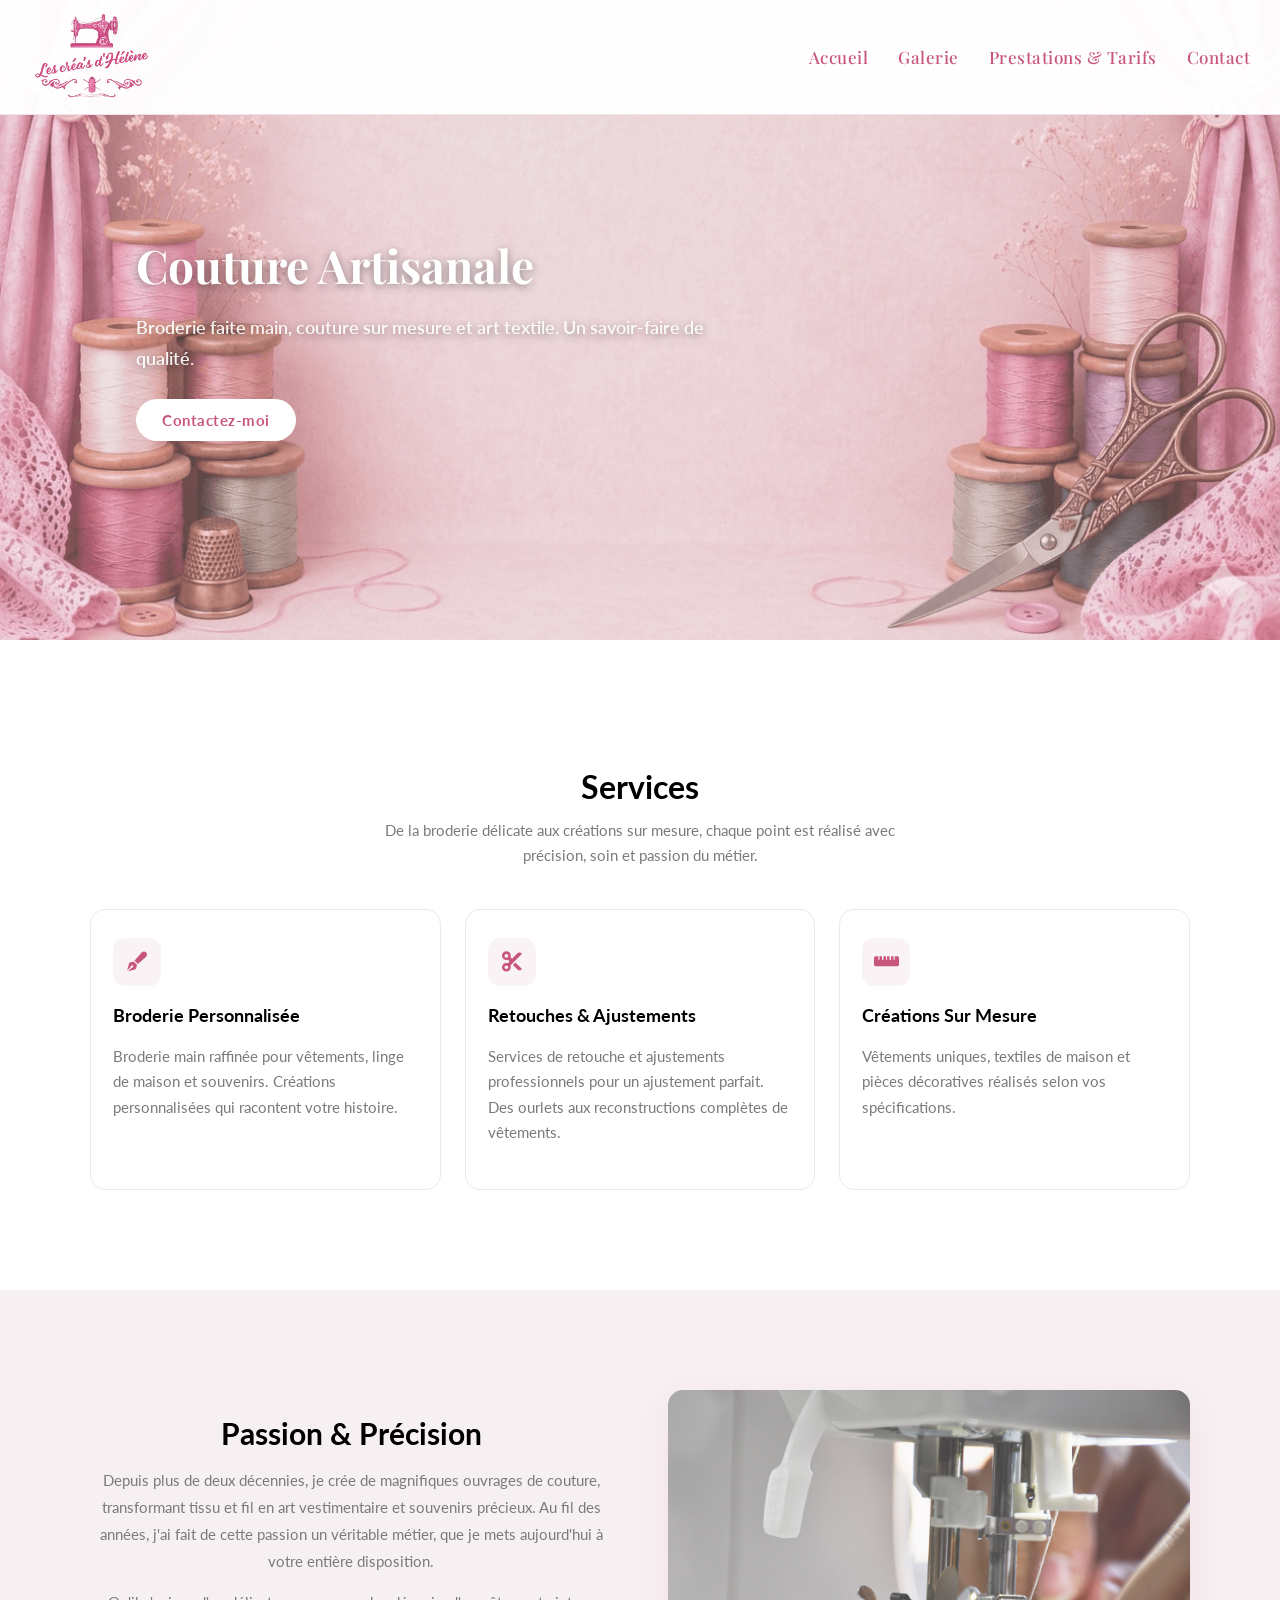
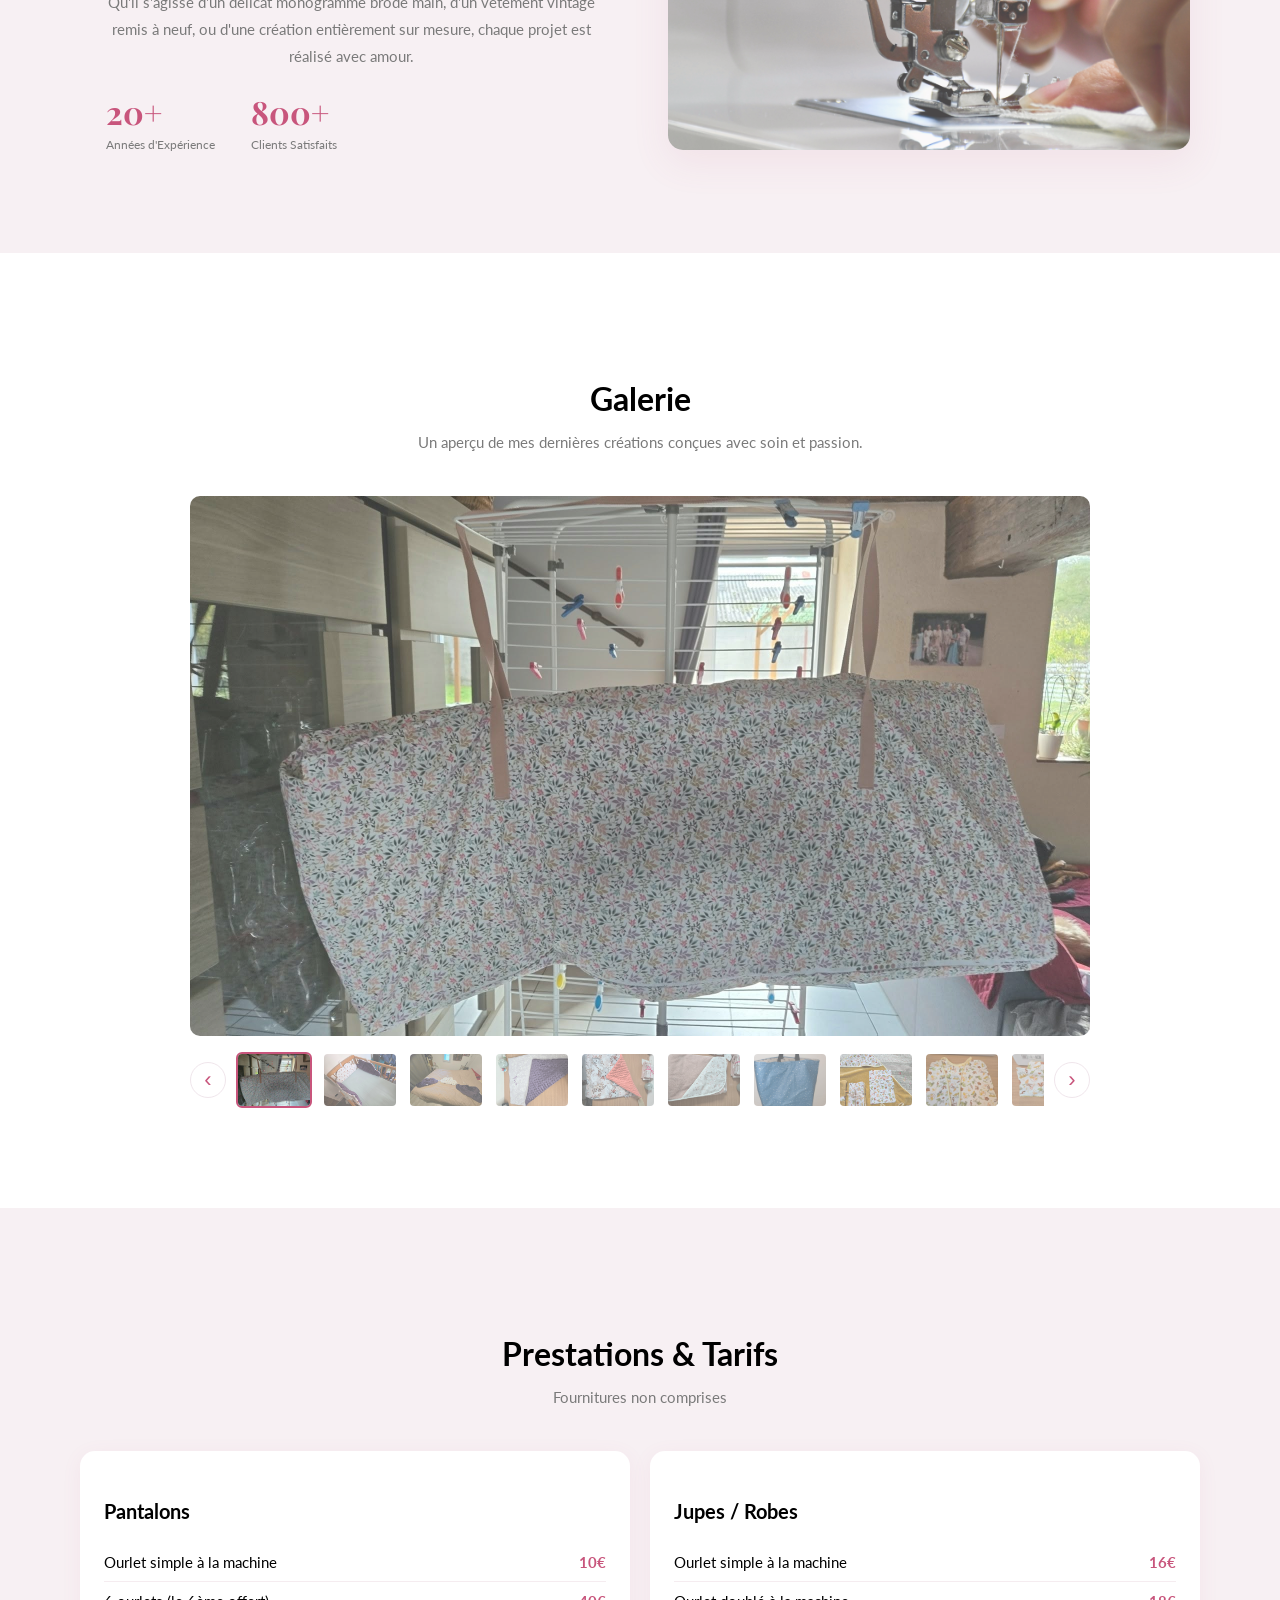
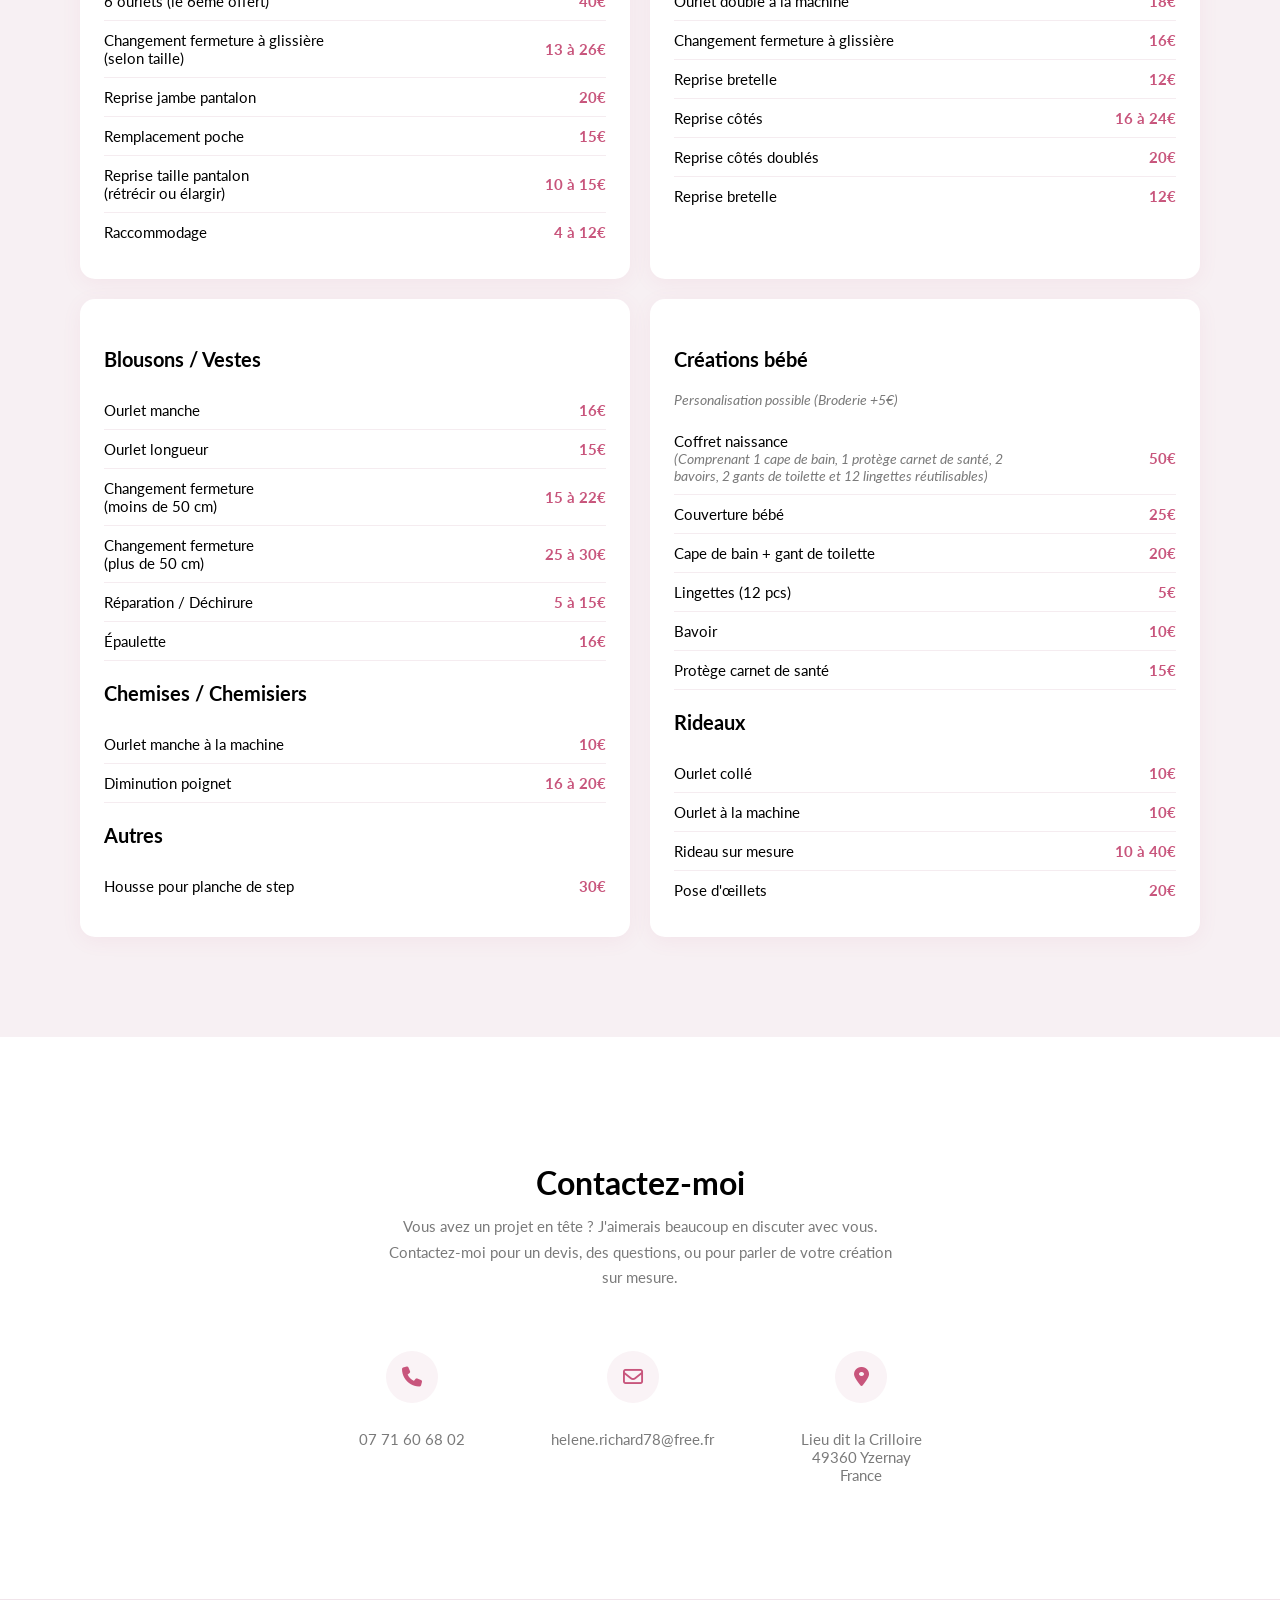
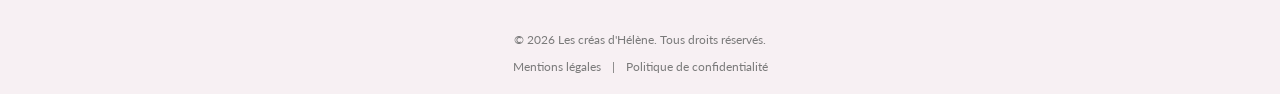
<file: index.html>
<!DOCTYPE html>
<html lang="fr">
<head>
  <meta charset="UTF-8" />
  <meta name="viewport" content="width=device-width, initial-scale=1.0"/>
  <title>Les créas d'Hélène - Couture, retouches et broderie à Yzernay</title>
  <meta name="description" content="Les créas d'Hélène : couture artisanale, retouches, broderie et créations sur mesure à Yzernay près de Cholet.">
  <meta property="og:title" content="Les créas d'Hélène - Couture artisanale à Yzernay">
  <meta property="og:description" content="Broderie main, retouches et créations sur mesure près de Cholet. Artisanat textile de qualité.">
  <meta property="og:image" content="https://lescreasdhelene.fr/assets/images/sawer.jpg">
  <meta property="og:url" content="https://lescreasdhelene.fr">
  <meta property="og:type" content="website">
  <meta name="twitter:card" content="summary_large_image">
  <link rel="stylesheet" href="https://cdnjs.cloudflare.com/ajax/libs/font-awesome/6.5.2/css/all.min.css">
  <link rel="stylesheet" href="styles.css"/>
  <link href="https://fonts.googleapis.com/css2?family=Playfair+Display:wght@400;600;700&family=Lato:wght@300;400;700&display=swap" rel="stylesheet"/>
</head>

<body>
<!-- HEADER -->
<header>
  <a class="logo" href="#hero">
    <img src="assets/logos/couture-artisanale-helene.png" alt="Les créas d'Hélène"/>
  </a>
  <nav>
    <a href="#hero">Accueil</a>
    <a href="#galerie">Galerie</a>
    <a href="#tarifs">Prestations & Tarifs</a>
    <a href="#contact">Contact</a>
  </nav>
  <button class="burger" id="burgerBtn" aria-label="Menu">
    <span></span><span></span><span></span>
  </button>
</header>

<!-- MOBILE NAV -->
<div class="mobile-nav" id="mobileNav">
  <a href="#hero" class="mobile-link">Accueil</a>
  <a href="#galerie" class="mobile-link">Galerie</a>
  <a href="#tarifs" class="mobile-link">Prestations & Tarifs</a>
  <a href="#contact" class="mobile-link">Contact</a>
</div>

<!-- HERO -->
<section id="hero">
  <div class="hero-bg"></div>
  <div class="hero-content">
    <h1>Couture Artisanale</h1>
    <p>Broderie faite main, couture sur mesure et art textile. Un savoir-faire de qualité.</p>
    <a href="#contact" class="btn-primary">Contactez-moi</a>
  </div>
</section>

<!-- SERVICES -->
<section id="services">
  <h2 class="sectionTitle">Services</h2>
  <p class="sectionSub">De la broderie délicate aux créations sur mesure, chaque point est réalisé avec précision, soin et passion du métier.</p>
  <div class="cards">
    <div class="card">
      <div class="card-icon">
        <i class="fa-solid fa-pen-fancy"></i>
      </div>
      <h3>Broderie Personnalisée</h3>
      <p>Broderie main raffinée pour vêtements, linge de maison et souvenirs. Créations personnalisées qui racontent votre histoire.</p>
    </div>
    <div class="card">
      <div class="card-icon">
        <i class="fa-solid fa-scissors"></i>
      </div>
      <h3>Retouches & Ajustements</h3>
      <p>Services de retouche et ajustements professionnels pour un ajustement parfait. Des ourlets aux reconstructions complètes de vêtements.</p>
    </div>
    <div class="card">
      <div class="card-icon">
        <i class="fa-solid fa-ruler-horizontal"></i>
      </div>
      <h3>Créations Sur Mesure</h3>
      <p>Vêtements uniques, textiles de maison et pièces décoratives réalisés selon vos spécifications.</p>
    </div>
  </div>
</section>

<!-- ABOUT -->
<section id="about">
  <div class="about-grid">
    <div class="about-text">
      <h2 class="sectionTitle">Passion & Précision</h2>
      <p class="sectionSub">Depuis plus de deux décennies, je crée de magnifiques ouvrages de couture, transformant tissu et fil en art vestimentaire et souvenirs précieux. Au fil des années, j'ai fait de cette passion un véritable métier, que je mets aujourd'hui à votre entière disposition.</p>
      <p class="sectionSub">Qu'il s'agisse d'un délicat monogramme brodé main, d'un vêtement vintage remis à neuf, ou d'une création entièrement sur mesure, chaque projet est réalisé avec amour.</p>
      <div class="stats">
        <div>
          <div class="stat-num">20+</div>
          <div class="stat-label">Années d'Expérience</div>
        </div>
        <div>
          <div class="stat-num">800+</div>
          <div class="stat-label">Clients Satisfaits</div>
        </div>
      </div>
    </div>
    <div class="about-img">
      <img src="assets/images/sawer.jpg" alt="machine à coudre" loading="lazy">
    </div>
  </div>
</section>

<!-- GALERIE -->
<section id="galerie">
  <h2 class="sectionTitle">Galerie</h2>
  <p class="sectionSub">Un aperçu de mes dernières créations conçues avec soin et passion.</p>

  <div class="carousel">

    <!-- Grande image principale -->
    <div class="carousel-main">
      <img id="carouselMainImg" src="assets/images/housse -de-step.jpg" alt="Création récente"/>
    </div>

    <!-- Rangée miniatures + flèches -->
    <div class="carousel-thumbs-wrapper">
      <button class="carousel-arrow left" id="arrowLeft">&#8249;</button>
      <div class="carousel-thumbs" id="carouselThumbs">
        <img src="assets/images/housse -de-step.jpg" alt="housse de step" class="thumb active">
        <img src="assets/images/tour-de-lit-bébé.jpg" alt="serviette bébé" class="thumb">
        <img src="assets/images/tour-de-lit-bébé2.jpg" alt="serviette bébé girafe" class="thumb">
        <img src="assets/images/serviette-bebe-stella.jpg" alt="serviette bébé" class="thumb">
        <img src="assets/images/serviette-bebe-girafe.jpg" alt="serviette bébé girafe" class="thumb">
        <img src="assets/images/cape-de-bain-stella.jpg" alt="cape de bain bébé" class="thumb">
        <img src="assets/images/sac-cousu-couturière.jpg" alt="sac cousu couturière" class="thumb">
        <img src="assets/images/carnet-santé-brodé-cholet.jpg" alt="carnet santé brodé cholet" class="thumb">
        <img src="assets/images/bavoir-bébé-couture.jpg" alt="bavoir bébé couture" class="thumb">
        <img src="assets/images/lingette-lavable-bébé.jpg" alt="lingette lavable bébé" class="thumb">
        <img src="assets/images/écharpe-baptême-souvenir.jpg" alt="écharpe baptême souvenir" class="thumb">     
        <img src="assets/images/robe-de-soiree.jpg" alt="robe de soirée" class="thumb">
        <img src="assets/images/housse-de-chaise.jpg" alt="housse de chaise" class="thumb">
        <img src="assets/images/cape-de-bain.jpg" alt="cape de bain" class="thumb">
      </div>
      <button class="carousel-arrow right" id="arrowRight">&#8250;</button>
    </div>

  </div>
</section>

<!-- TARIFS -->
<section id="tarifs">
  <h2 class="sectionTitle">Prestations & Tarifs</h2>
  <p class="sectionSub">Fournitures non comprises</p>
  <div class="pricing-grid">
    <div class="pricing-card">
      <h3>Pantalons</h3>
      <div class="pricing-row">
        <span>Ourlet simple à la machine</span>
        <span class="price">10€</span>
      </div>
      <div class="pricing-row">
        <span>6 ourlets (le 6ème offert)</span>
        <span class="price">40€</span>
      </div>
      <div class="pricing-row">
        <span>Changement fermeture à glissière<br>(selon taille)</span>
        <span class="price">13 à 26€</span>
      </div>
      <div class="pricing-row">
        <span>Reprise jambe pantalon</span>
        <span class="price">20€</span>
      </div>
      <div class="pricing-row">
        <span>Remplacement poche</span>
        <span class="price">15€</span>
      </div>
      <div class="pricing-row">
        <span>Reprise taille pantalon<br> (rétrécir ou élargir)</span>
        <span class="price">10 à 15€</span>
      </div>
      <div class="pricing-row">
        <span>Raccommodage</span>
        <span class="price">4 à 12€</span>
      </div>
    </div>
    <div class="pricing-card">
      <h3>Jupes / Robes</h3>
      <div class="pricing-row">
        <span>Ourlet simple à la machine</span>
        <span class="price">16€</span>
      </div>
      <div class="pricing-row">
        <span>Ourlet doublé à la machine</span>
        <span class="price">18€</span>
      </div>
      <div class="pricing-row">
        <span>Changement fermeture à glissière</span>
        <span class="price">16€</span>
      </div>
      <div class="pricing-row">
        <span>Reprise bretelle</span>
        <span class="price">12€</span>
      </div>
      <div class="pricing-row">
        <span>Reprise côtés</span>
        <span class="price">16 à 24€</span>
      </div>
      <div class="pricing-row">
        <span>Reprise côtés doublés</span>
        <span class="price">20€</span>
      </div>
      <div class="pricing-row">
        <span>Reprise bretelle</span>
        <span class="price">12€</span>
      </div>
    </div>
    <div class="pricing-card">
      <h3>Blousons / Vestes</h3>
      <div class="pricing-row">
        <span>Ourlet manche</span>
        <span class="price">16€</span>
      </div>
      <div class="pricing-row">
        <span>Ourlet longueur</span>
        <span class="price">15€</span>
      </div>
      <div class="pricing-row">
        <span>Changement fermeture<br>(moins de 50 cm)</span>
        <span class="price">15 à 22€</span>
      </div>
      <div class="pricing-row">
        <span>Changement fermeture<br>(plus de 50 cm)</span>
        <span class="price">25 à 30€</span>
      </div>
      <div class="pricing-row">
        <span>Réparation / Déchirure</span>
        <span class="price">5 à 15€</span>
      </div>
      <div class="pricing-row">
        <span>Épaulette</span>
        <span class="price">16€</span>
      </div>
      <h3>Chemises / Chemisiers</h3>
      <div class="pricing-row">
        <span>Ourlet manche à la machine</span>
        <span class="price">10€</span>
      </div>
      <div class="pricing-row">
        <span>Diminution poignet</span>
        <span class="price">16 à 20€</span>
    </div>
    <h3>Autres</h3>
      <div class="pricing-row">
        <span>Housse pour planche de step</span>
        <span class="price">30€</span>
      </div>
  </div>
    <div class="pricing-card">
      <h3>Créations bébé</h3>
      <p class="detailBebe">Personalisation possible (Broderie +5€)</p>
      <div class="pricing-row">
        <div class="produitInfo">
          <span>Coffret naissance </span><span class="detailBebe">(Comprenant 1 cape de bain, 1 protège carnet de santé, 2 bavoirs, 2 gants de toilette et 12 lingettes réutilisables)</span>
        </div>
        <span class="price">50€</span>
      </div>
      <div class="pricing-row">
        <span>Couverture bébé</span>
        <span class="price">25€</span>
      </div>
      <div class="pricing-row">
        <span>Cape de bain + gant de toilette</span>
        <span class="price">20€</span>
      </div>
      <div class="pricing-row">
        <span>Lingettes (12 pcs)</span>
        <span class="price">5€</span>
    </div>
    <div class="pricing-row">
        <span>Bavoir</span>
        <span class="price">10€</span>
  </div>
  <div class="pricing-row">
        <span>Protège carnet de santé</span>
        <span class="price">15€</span>
  </div>
  <h3>Rideaux</h3>
      <div class="pricing-row">
        <span>Ourlet collé</span>
        <span class="price">10€</span>
      </div>
      <div class="pricing-row">
        <span>Ourlet à la machine</span>
        <span class="price">10€</span>
      </div>
      <div class="pricing-row">
        <span>Rideau sur mesure</span>
        <span class="price">10 à 40€</span>
      </div>
      <div class="pricing-row">
        <span>Pose d'œillets</span>
        <span class="price">20€</span>
      </div>
</section>

<!-- CONTACT -->
<section id="contact">
  <h2 class="sectionTitle">Contactez-moi</h2>
  <p class="sectionSub">Vous avez un projet en tête ? J'aimerais beaucoup en discuter avec vous. Contactez-moi pour un devis, des questions, ou pour parler de votre création sur mesure.</p>
  <div class="contact-items">
    <div class="contact-item">
      <a href="tel:0771606802" class="contact-icon">
        <i class="fa-solid fa-phone"></i>
      </a>
      <p><a href="tel:0771606802">07 71 60 68 02</a></p>
    </div>
    <div class="contact-item">
      <a href="mailto:helene.richard78@free.fr" class="contact-icon">
        <i class="fa-regular fa-envelope"></i>
      </a>
      <p><a href="mailto:helene.richard78@free.fr">helene.richard78@free.fr</a></p>
    </div>
    <div class="contact-item">
      <a href="https://maps.google.com/?q=Lieu+dit+la+Crilloire+49360+Yzernay+France" target="_blank" class="contact-icon">
      <i class="fa-solid fa-map-marker-alt"></i>
      </a>
      <p>Lieu dit la Crilloire<br>49360 Yzernay<br>France</p>
    </div>
  </div>
</section>

<!-- FOOTER -->
<footer>
  <p>© 2026 Les créas d'Hélène. Tous droits réservés.</p>
  <a href="mentions.html">Mentions légales</a> | <a href="politique.html">Politique de confidentialité</a>
</footer>

<script src="script.js"></script>

</body>

</html>
</file>
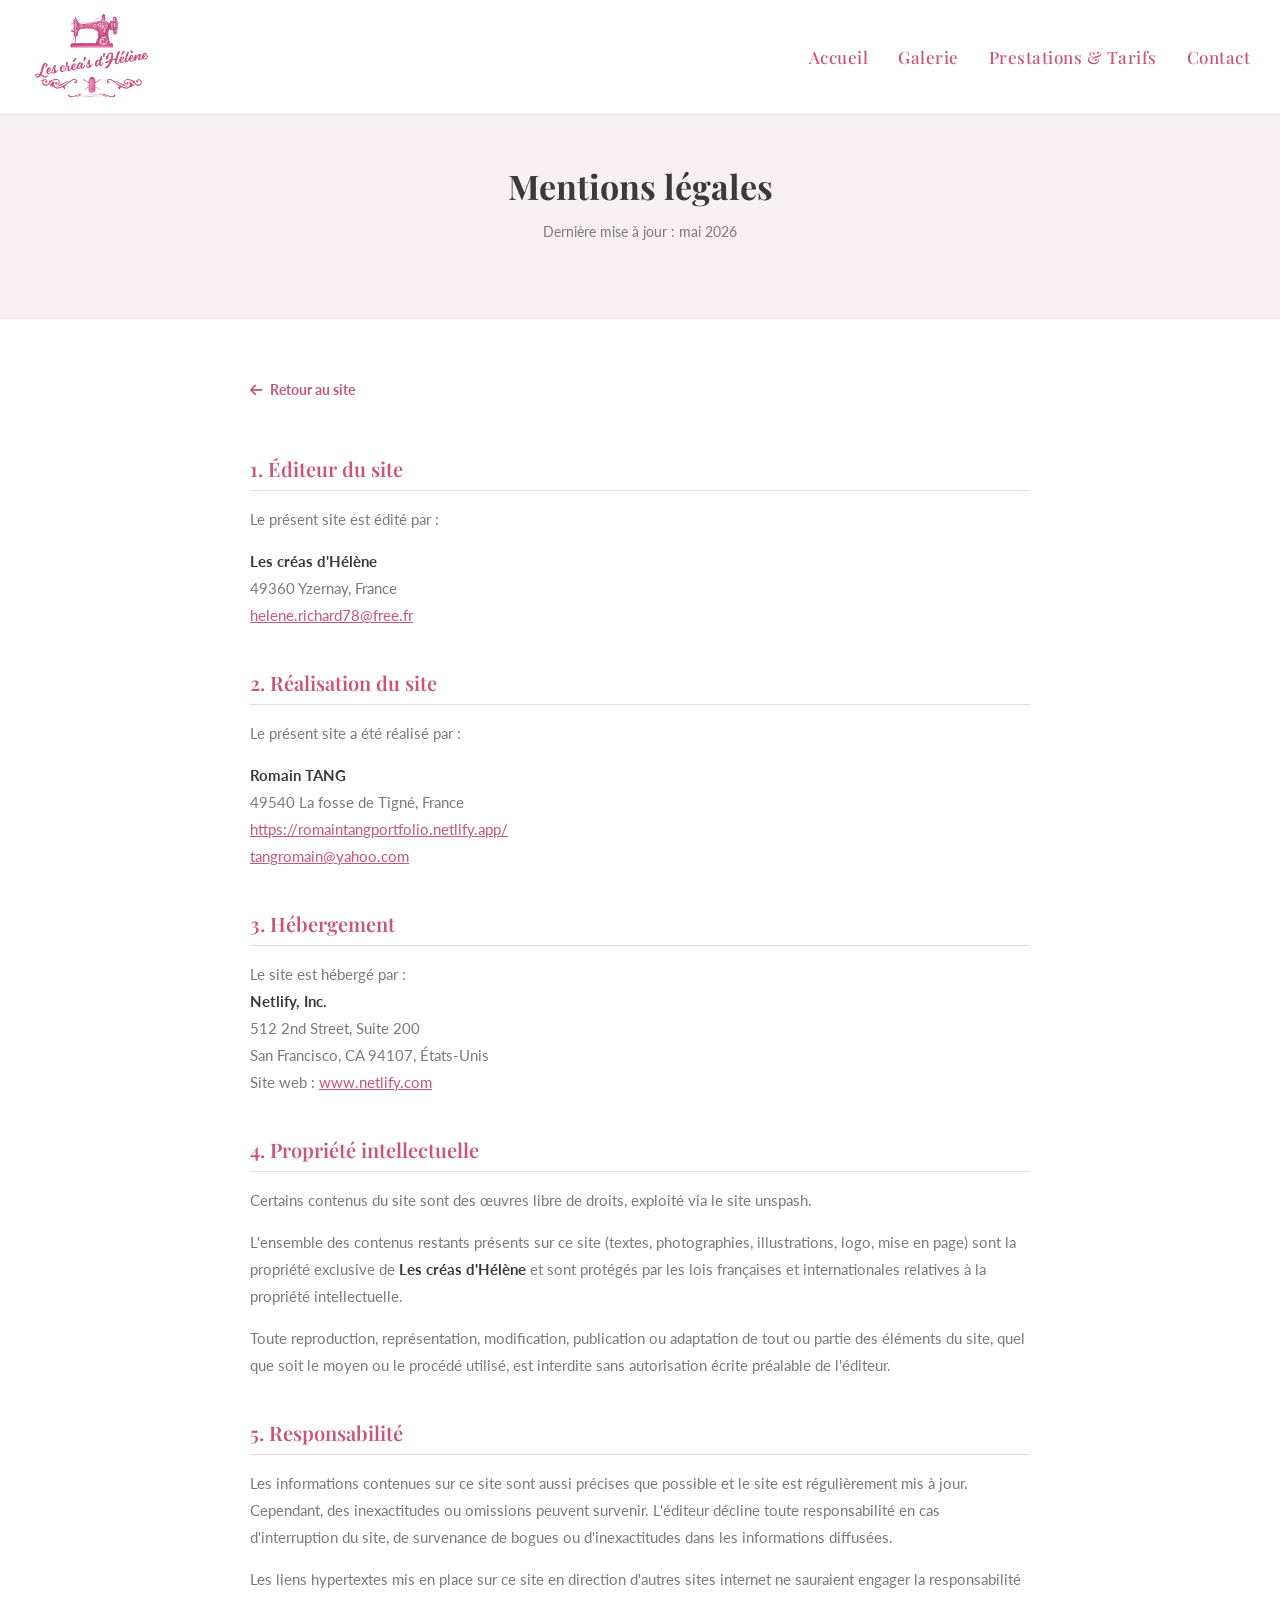
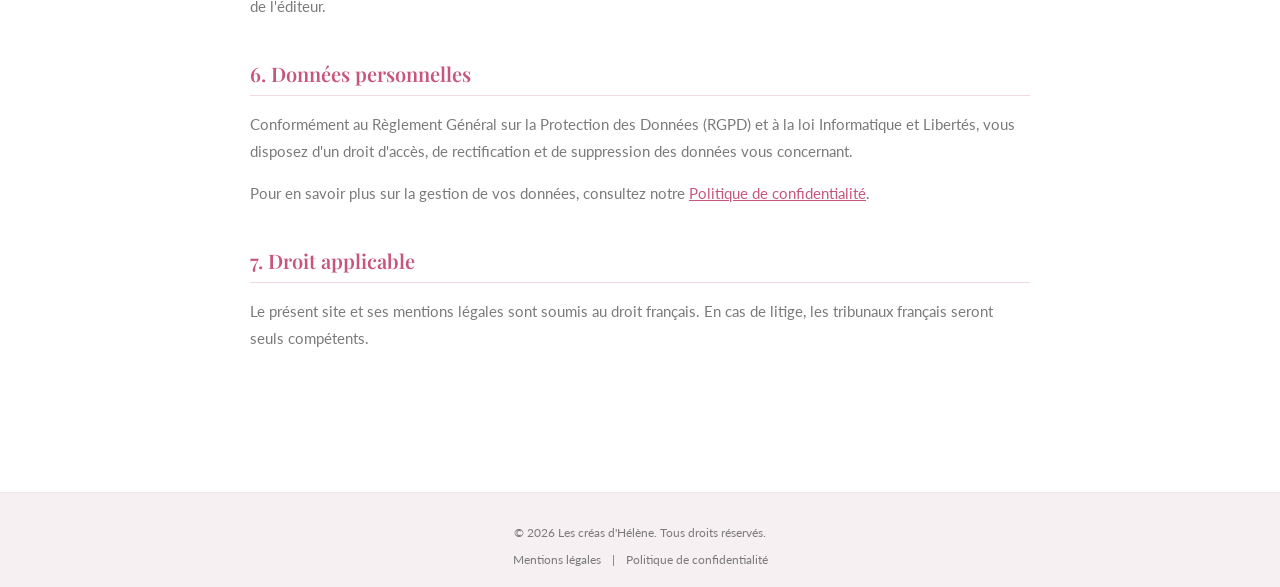
<file: mentions.html>
<!DOCTYPE html>
<html lang="fr">
<head>
  <meta charset="UTF-8" />
  <meta name="viewport" content="width=device-width, initial-scale=1.0"/>
  <title>Mentions légales - Les créas d'Hélène</title>
  <meta name="description" content="Mentions légales du site Les créas d'Hélène, couture artisanale à Yzernay.">
  <link rel="stylesheet" href="https://cdnjs.cloudflare.com/ajax/libs/font-awesome/6.5.2/css/all.min.css">
  <link href="https://fonts.googleapis.com/css2?family=Playfair+Display:wght@400;600;700&family=Lato:wght@300;400;700&display=swap" rel="stylesheet"/>
  <link rel="stylesheet" href="styles.css"/>
</head>
<body>

<!-- HEADER -->
<header>
  <a class="logo" href="index.html">
    <img src="assets/logos/couture-artisanale-helene.png" alt="Les créas d'Hélène"/>
  </a>
  <nav>
    <a href="index.html#hero">Accueil</a>
    <a href="index.html#galerie">Galerie</a>
    <a href="index.html#tarifs">Prestations & Tarifs</a>
    <a href="index.html#contact">Contact</a>
  </nav>
  <button class="burger" id="burgerBtn" aria-label="Menu">
    <span></span><span></span><span></span>
  </button>
</header>

<!-- MOBILE NAV -->
<div class="mobile-nav" id="mobileNav">
  <a href="index.html#hero" class="mobile-link">Accueil</a>
  <a href="index.html#galerie" class="mobile-link">Galerie</a>
  <a href="index.html#tarifs" class="mobile-link">Prestations & Tarifs</a>
  <a href="index.html#contact" class="mobile-link">Contact</a>
</div>

<!-- HERO -->
<div class="legal-hero">
  <h1>Mentions légales</h1>
  <p>Dernière mise à jour : mai 2026</p>
</div>

<!-- CONTENU -->
<div class="legal-content">
  <a href="index.html" class="back-link">
    <i class="fa-solid fa-arrow-left"></i> Retour au site
  </a>

  <div class="legal-block">
    <h2>1. Éditeur du site</h2>
    <p>Le présent site est édité par :</p>
    <p>
      <strong>Les créas d'Hélène</strong><br>
      49360 Yzernay, France<br>
      <a href="mailto:helene.richard78@free.fr" style="color:var(--pink)">helene.richard78@free.fr</a><br>
    </p>
  </div>

   <div class="legal-block">
    <h2>2. Réalisation du site</h2>
    <p>Le présent site a été réalisé par :</p>
    <p>
      <strong>Romain TANG</strong><br>
      49540 La fosse de Tigné, France<br>
      <a href="https://romaintangportfolio.netlify.app/" target="_blank" style="color:var(--pink)">https://romaintangportfolio.netlify.app/</a><br>
      <a href="mailto:tangromain@yahoo.com" style="color:var(--pink)">tangromain@yahoo.com</a><br>
    </p>
  </div>

  <div class="legal-block">
    <h2>3. Hébergement</h2>
    <p>
      Le site est hébergé par :<br>
      <strong>Netlify, Inc.</strong><br>
      512 2nd Street, Suite 200<br>
      San Francisco, CA 94107, États-Unis<br>
      Site web : <a href="https://www.netlify.com" target="_blank" style="color:var(--pink)">www.netlify.com</a>
    </p>
  </div>

  <div class="legal-block">
    <h2>4. Propriété intellectuelle</h2>
    <p>Certains contenus du site sont des œuvres libre de droits, exploité via le site unspash.</p>
    <p>L'ensemble des contenus restants présents sur ce site (textes, photographies, illustrations, logo, mise en page) sont la propriété exclusive de <strong>Les créas d'Hélène</strong> et sont protégés par les lois françaises et internationales relatives à la propriété intellectuelle.</p>
    <p>Toute reproduction, représentation, modification, publication ou adaptation de tout ou partie des éléments du site, quel que soit le moyen ou le procédé utilisé, est interdite sans autorisation écrite préalable de l'éditeur.</p>
  </div>

  <div class="legal-block">
    <h2>5. Responsabilité</h2>
    <p>Les informations contenues sur ce site sont aussi précises que possible et le site est régulièrement mis à jour. Cependant, des inexactitudes ou omissions peuvent survenir. L'éditeur décline toute responsabilité en cas d'interruption du site, de survenance de bogues ou d'inexactitudes dans les informations diffusées.</p>
    <p>Les liens hypertextes mis en place sur ce site en direction d'autres sites internet ne sauraient engager la responsabilité de l'éditeur.</p>
  </div>

  <div class="legal-block">
    <h2>6. Données personnelles</h2>
    <p>Conformément au Règlement Général sur la Protection des Données (RGPD) et à la loi Informatique et Libertés, vous disposez d'un droit d'accès, de rectification et de suppression des données vous concernant.</p>
    <p>Pour en savoir plus sur la gestion de vos données, consultez notre <a href="politique.html" style="color:var(--pink)">Politique de confidentialité</a>.</p>
  </div>

  <div class="legal-block">
    <h2>7. Droit applicable</h2>
    <p>Le présent site et ses mentions légales sont soumis au droit français. En cas de litige, les tribunaux français seront seuls compétents.</p>
  </div>
</div>

<!-- FOOTER -->
<footer>
  <p>© 2026 Les créas d'Hélène. Tous droits réservés.</p>
  <a href="mentions.html">Mentions légales</a> | <a href="politique.html">Politique de confidentialité</a>
</footer>

<script src="script.js"></script>
</body>
</html>
</file>
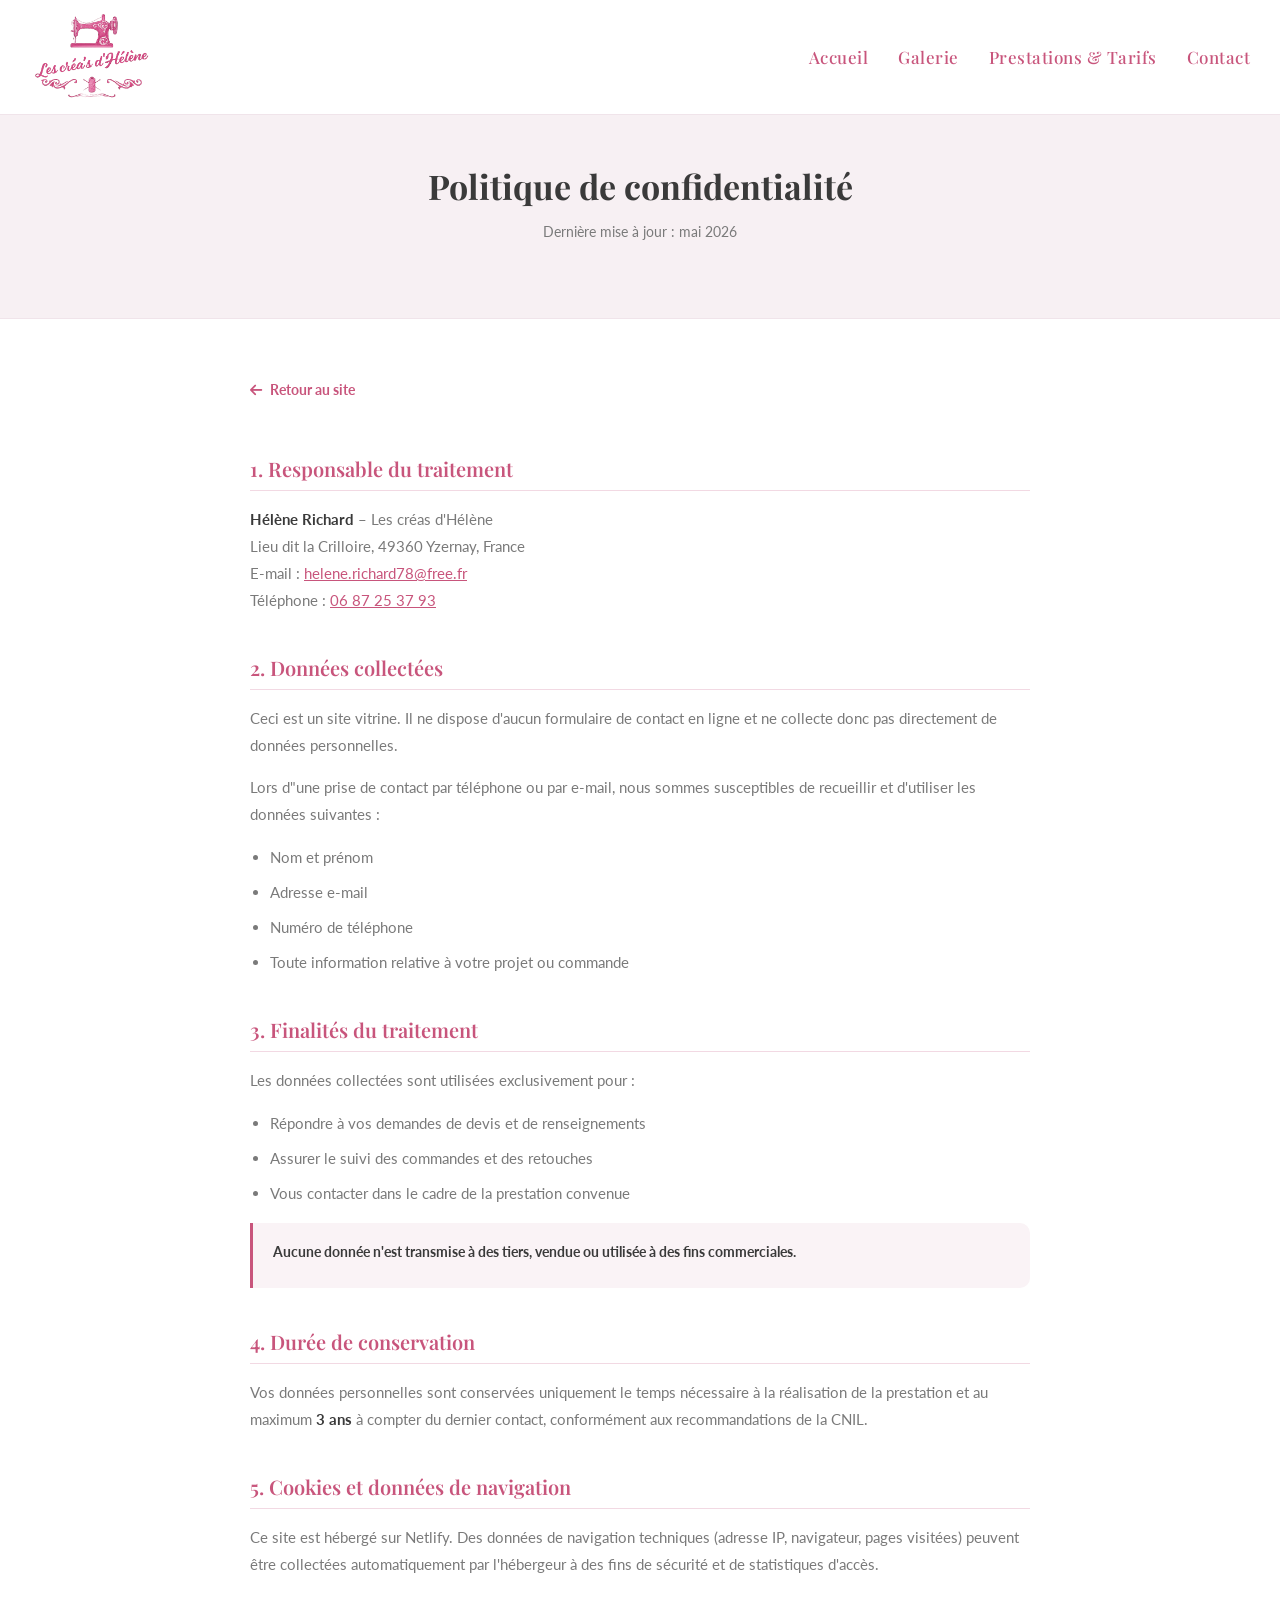
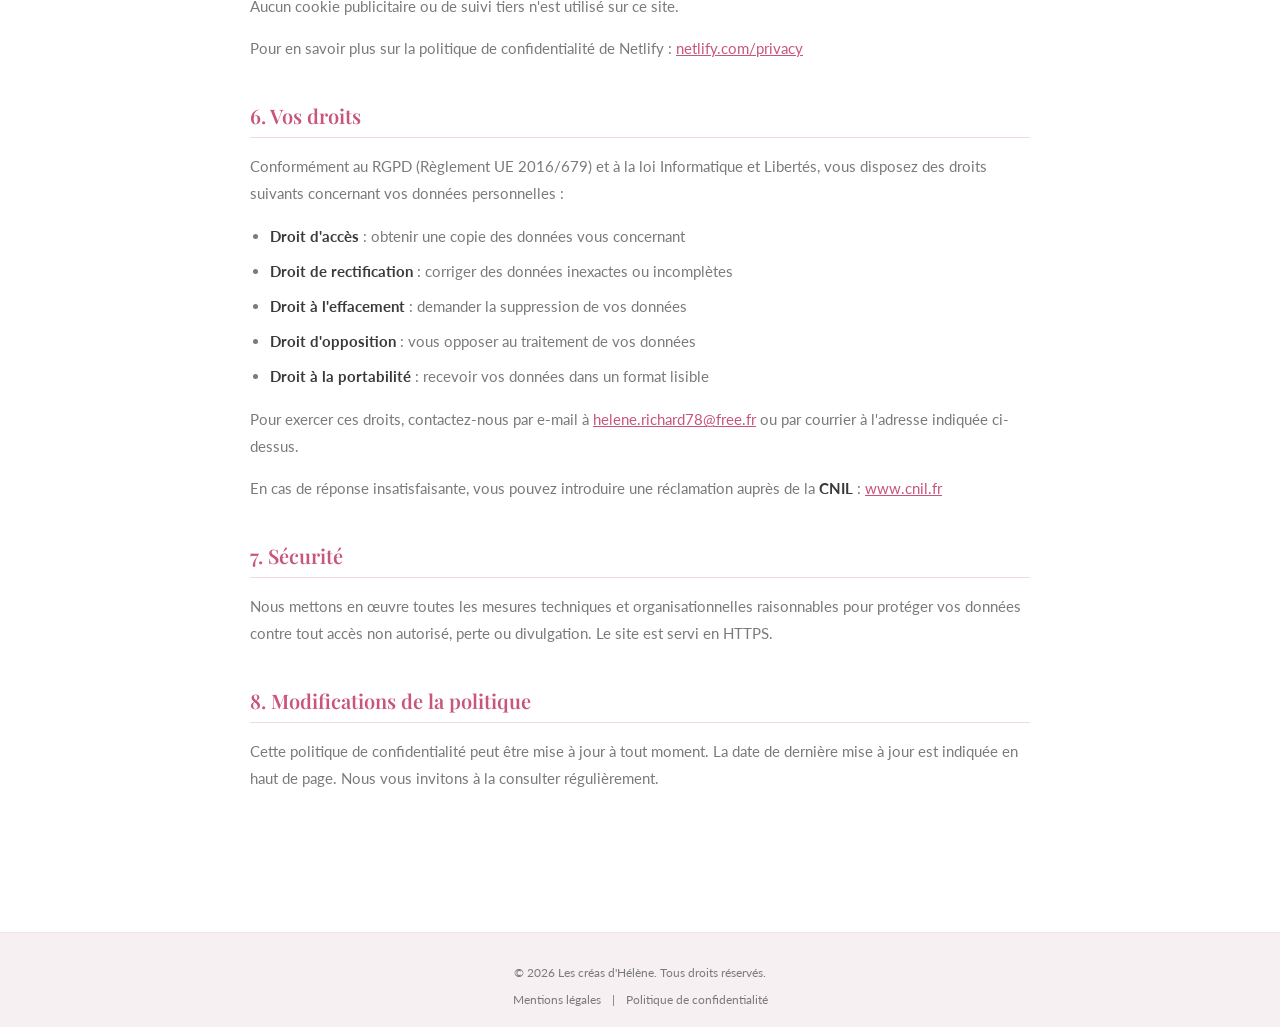
<file: politique.html>
<!DOCTYPE html>
<html lang="fr">
<head>
  <meta charset="UTF-8" />
  <meta name="viewport" content="width=device-width, initial-scale=1.0"/>
  <title>Politique de confidentialité – Les créas d'Hélène</title>
  <meta name="description" content="Politique de confidentialité du site Les créas d'Hélène, couture artisanale à Yzernay.">
  <link rel="stylesheet" href="https://cdnjs.cloudflare.com/ajax/libs/font-awesome/6.5.2/css/all.min.css">
  <link href="https://fonts.googleapis.com/css2?family=Playfair+Display:wght@400;600;700&family=Lato:wght@300;400;700&display=swap" rel="stylesheet"/>
  <link rel="stylesheet" href="styles.css"/>
</head>
<body>

<!-- HEADER -->
<header>
  <a class="logo" href="index.html">
    <img src="assets/logos/couture-artisanale-helene.png" alt="Les créas d'Hélène"/>
  </a>
  <nav>
    <a href="index.html#hero">Accueil</a>
    <a href="index.html#galerie">Galerie</a>
    <a href="index.html#tarifs">Prestations & Tarifs</a>
    <a href="index.html#contact">Contact</a>
  </nav>
  <button class="burger" id="burgerBtn" aria-label="Menu">
    <span></span><span></span><span></span>
  </button>
</header>

<!-- MOBILE NAV -->
<div class="mobile-nav" id="mobileNav">
  <a href="index.html#hero" class="mobile-link">Accueil</a>
  <a href="index.html#galerie" class="mobile-link">Galerie</a>
  <a href="index.html#tarifs" class="mobile-link">Prestations & Tarifs</a>
  <a href="index.html#contact" class="mobile-link">Contact</a>
</div>

<!-- HERO -->
<div class="legal-hero">
  <h1>Politique de confidentialité</h1>
  <p>Dernière mise à jour : mai 2026</p>
</div>

<!-- CONTENU -->
<div class="legal-content">
  <a href="index.html" class="back-link">
    <i class="fa-solid fa-arrow-left"></i> Retour au site
  </a>

  <div class="legal-block">
    <h2>1. Responsable du traitement</h2>
    <p>
      <strong>Hélène Richard</strong> – Les créas d'Hélène<br>
      Lieu dit la Crilloire, 49360 Yzernay, France<br>
      E-mail : <a href="mailto:helene.richard78@free.fr" style="color:var(--pink)">helene.richard78@free.fr</a><br>
      Téléphone : <a href="tel:0687253793" style="color:var(--pink)">06 87 25 37 93</a>
    </p>
  </div>

  <div class="legal-block">
    <h2>2. Données collectées</h2>
    <p>Ceci est un site vitrine. Il ne dispose d'aucun formulaire de contact en ligne et ne collecte donc pas directement de données personnelles.</p>
    <p>Lors d"une prise de contact par téléphone ou par e-mail, nous sommes susceptibles de recueillir et d'utiliser les données suivantes :</p>
    <ul>
      <li>Nom et prénom</li>
      <li>Adresse e-mail</li>
      <li>Numéro de téléphone</li>
      <li>Toute information relative à votre projet ou commande</li>
    </ul>
  </div>

  <div class="legal-block">
    <h2>3. Finalités du traitement</h2>
    <p>Les données collectées sont utilisées exclusivement pour :</p>
    <ul>
      <li>Répondre à vos demandes de devis et de renseignements</li>
      <li>Assurer le suivi des commandes et des retouches</li>
      <li>Vous contacter dans le cadre de la prestation convenue</li>
    </ul>
    <div class="highlight-box">
      <p><strong>Aucune donnée n'est transmise à des tiers, vendue ou utilisée à des fins commerciales.</strong></p>
    </div>
  </div>

  <div class="legal-block">
    <h2>4. Durée de conservation</h2>
    <p>Vos données personnelles sont conservées uniquement le temps nécessaire à la réalisation de la prestation et au maximum <strong>3 ans</strong> à compter du dernier contact, conformément aux recommandations de la CNIL.</p>
  </div>

  <div class="legal-block">
    <h2>5. Cookies et données de navigation</h2>
    <p>Ce site est hébergé sur Netlify. Des données de navigation techniques (adresse IP, navigateur, pages visitées) peuvent être collectées automatiquement par l'hébergeur à des fins de sécurité et de statistiques d'accès.</p>
    <p>Aucun cookie publicitaire ou de suivi tiers n'est utilisé sur ce site.</p>
    <p>Pour en savoir plus sur la politique de confidentialité de Netlify : <a href="https://www.netlify.com/privacy/" target="_blank" style="color:var(--pink)">netlify.com/privacy</a></p>
  </div>

  <div class="legal-block">
    <h2>6. Vos droits</h2>
    <p>Conformément au RGPD (Règlement UE 2016/679) et à la loi Informatique et Libertés, vous disposez des droits suivants concernant vos données personnelles :</p>
    <ul>
      <li><strong>Droit d'accès</strong> : obtenir une copie des données vous concernant</li>
      <li><strong>Droit de rectification</strong> : corriger des données inexactes ou incomplètes</li>
      <li><strong>Droit à l'effacement</strong> : demander la suppression de vos données</li>
      <li><strong>Droit d'opposition</strong> : vous opposer au traitement de vos données</li>
      <li><strong>Droit à la portabilité</strong> : recevoir vos données dans un format lisible</li>
    </ul>
    <p>Pour exercer ces droits, contactez-nous par e-mail à <a href="mailto:helene.richard78@free.fr" style="color:var(--pink)">helene.richard78@free.fr</a> ou par courrier à l'adresse indiquée ci-dessus.</p>
    <p>En cas de réponse insatisfaisante, vous pouvez introduire une réclamation auprès de la <strong>CNIL</strong> : <a href="https://www.cnil.fr" target="_blank" style="color:var(--pink)">www.cnil.fr</a></p>
  </div>

  <div class="legal-block">
    <h2>7. Sécurité</h2>
    <p>Nous mettons en œuvre toutes les mesures techniques et organisationnelles raisonnables pour protéger vos données contre tout accès non autorisé, perte ou divulgation. Le site est servi en HTTPS.</p>
  </div>

  <div class="legal-block">
    <h2>8. Modifications de la politique</h2>
    <p>Cette politique de confidentialité peut être mise à jour à tout moment. La date de dernière mise à jour est indiquée en haut de page. Nous vous invitons à la consulter régulièrement.</p>
  </div>
</div>

<!-- FOOTER -->
<footer>
  <p>© 2026 Les créas d'Hélène. Tous droits réservés.</p>
  <a href="mentions.html">Mentions légales</a> | <a href="politique.html">Politique de confidentialité</a>
</footer>

<script src="script.js"></script>
</body>
</html>
</file>
<file: styles.css>
/* MOBILE PAR DEFAUT : 0px à 480px */

:root {
  --pink:       #c8557c;
  --pink-light: #f2d9e3;
  --pink-pale:  #faf3f6;
  --pink-mid:   #e8b4c8;
  --text:       #3a3a3a;
  --muted:      #7a7a7a;
  --white:      #ffffff;
  --bg-section: #f7f0f3;
}

html {
  scroll-behavior: smooth;
}

body {
  font-family: 'Lato', sans-serif;
  margin: 0;
}

header {
  background: rgba(255, 255, 255, 0.97);
  border-bottom: 1px solid #f0e4ea;
  display: flex;
  align-items: center;
  justify-content: space-between;
  padding: 10px 10px;
  height: 64px;
  position: fixed;
  top: 0;
  left: 0;
  right: 0;
  z-index: 1000;
}

.logo img {
  height: 60px;
}

/* ── NAVIGATION DESKTOP (cachée sur mobile) ─ */
nav {
  display: none;
}

nav a {
  text-decoration: none;
  font-size: 14px;
  font-weight: 400;
  color: var(--text);
  letter-spacing: 0.5px;
  transition: color 0.2s;
}

nav a:hover {
  color: var(--pink-mid);
}

/* ── BURGER ──*/
.burger {
  display: flex;
  flex-direction: column;
  gap: 5px;
  background: none;
  border: none;
  cursor: pointer;
  padding: 0.5rem;
  z-index: 1002;
}

.burger span {
  display: block;
  width: 24px;
  height: 2px;
  background: var(--pink);
  border-radius: 2px;
  transition: all 0.3s ease;
}

/* Animation burger actif */
.burger.active span:nth-child(1) {
  transform: rotate(45deg) translate(5px, 5px);
}
.burger.active span:nth-child(2) {
  opacity: 0;
}
.burger.active span:nth-child(3) {
  transform: rotate(-45deg) translate(5px, -5px);
}

/* ── MOBILE NAV ── */
.mobile-nav {
  position: fixed;
  top: 81px;
  right: -100%;
  width: 60%;
  background: var(--white);
  border-left: 1px solid #f0e4ea;
  box-shadow: -4px 0 20px rgba(200, 85, 124, 0.08);
  display: flex;
  flex-direction: column;
  align-items: center;
  justify-content: flex-start;
  z-index: 999;
  transition: right 0.45s ease;
}

.mobile-nav.active {
  right: 0;
}

.mobile-nav a {
  width: 100%;
  text-align: center;
  font-family: 'Playfair Display', serif;
  font-size: 18px;
  color: var(--text);
  text-decoration: none;
  padding: 0.7rem;
  display: block;
  transition: color 0.2s, background 0.2s;
}

.mobile-nav a:hover {
  color: var(--pink);
  background: var(--pink-pale);
}

/* ── HERO ── */
#hero {
  position: relative;
  height: 360px;
  overflow: hidden;
  display: flex;
  align-items: center;
}

.hero-bg {
  position: absolute;
  inset: 0;
  background: url('assets/images/rideau-hero-section-mobile.jpg') center bottom / cover no-repeat;
  opacity: 0.8;
}

.hero-content {
  position: relative;
  z-index: 2;
  padding: 0 40px;
  max-width: 360px;
}

.hero-content h1 {
  font-family: 'Playfair Display', serif;
  font-size: 26px;
  font-weight: 700;
  color: var(--white);
  margin-bottom: 14px;
  line-height: 1.25;
  text-shadow: 0 2px 8px rgba(0, 0, 0, 0.4);
}

.hero-content p {
  color: rgba(255, 255, 255, 0.92);
  font-size: 14px;
  line-height: 1.7;
  margin-bottom: 26px;
  font-weight: 600;
  text-shadow: 0 2px 8px rgba(0, 0, 0, 0.4);
}

.btn-primary {
  display: inline-block;
  padding: 12px 26px;
  background: var(--white);
  color: var(--pink);
  border: none;
  border-radius: 30px;
  font-size: 15px;
  font-weight: 700;
  letter-spacing: 0.5px;
  cursor: pointer;
  text-decoration: none;
  transition: transform 0.2s, box-shadow 0.2s;
}

/* ── SECTIONS BASE ──*/
section {
  padding: 40px 24px;
}

.sectionTitle {
  font-size: 24px;
  font-weight: 700;
  text-align: center;
  margin-bottom: 12px;
}

.sectionSub {
  text-align: center;
  color: var(--muted);
  font-size: 14px;
  line-height: 1.7;
  max-width: 520px;
  margin: 0 auto 40px;
}

/* ── SERVICES ── */
#services {
  background: var(--white);
}

#services i {
  color: var(--pink);
}

.cards {
  display: grid;
  grid-template-columns: 1fr;
  gap: 20px;
  max-width: 1100px;
  margin: 0 auto;
}

.card {
  background: var(--white);
  border: 1px solid #f0e6ec;
  border-radius: 15px;
  padding: 28px 22px;
  transition: box-shadow 0.3s, transform 0.3s;
}

.card:hover {
  box-shadow: 0 12px 40px rgba(200, 85, 124, 0.1);
  transform: translateY(-4px);
}

.card-icon {
  width: 48px;
  height: 48px;
  border-radius: 12px;
  background: var(--pink-pale);
  display: flex;
  align-items: center;
  justify-content: center;
  font-size: 20px;
  margin-bottom: 18px;
}

.card p {
  color :#7a7a7a;
  font-size: 14px;
  line-height: 1.7;
}

/* ── ABOUT ─── */
#about {
  background: var(--bg-section);
}

.about-grid {
  display: flex;
  flex-direction: column;
  gap: 32px;
  max-width: 1100px;
  margin: 0 auto;
}

.about-img {
  opacity: 0.7;
}

.about-img img {
  width: 100%;
  border-radius: 15px;
  object-fit: cover;
  height: 240px;
  box-shadow: 0 12px 36px rgba(200, 85, 124, 0.12);
}

.about-text h2 {
  font-size: 24px;
  margin-bottom: 16px;
}

.about-text p {
  color: var(--muted);
  font-size: 14px;
  line-height: 1.8;
  margin-bottom: 14px;
}

.stats {
  display: flex;
  gap: 36px;
  margin-top: 20px;
}

.stat-num {
  font-family: 'Playfair Display', serif;
  font-size: 28px;
  font-weight: 700;
  color: var(--pink);
}

.stat-label {
  font-size: 12px;
  color: var(--muted);
  margin-top: 4px;
}

/* ── GALERIE CAROUSEL ── */
#galerie {
  background: var(--white);
}

.carousel {
  max-width: 900px;
  margin: 0 auto;
}

/* Grande image */
.carousel-main {
  width: 100%;
  aspect-ratio: 5/3;
  border-radius: 10px;
  overflow: hidden;
  margin-bottom: 16px;
}

.carousel-main img {
  width: 100%;
  height: 100%;
  object-fit: cover;
  transition: opacity 0.5s ease;
  opacity: 0.8;
}

.carousel-main img.fade {
  opacity: 0;
}

/* Wrapper flèches + miniatures */
.carousel-thumbs-wrapper {
  display: flex;
  align-items: center;
  gap: 10px;
}

/* Flèches */
.carousel-arrow {
  flex-shrink: 0;
  width: 36px;
  height: 36px;
  border-radius: 50%;
  border: 1px solid #f0e6ec;
  background: var(--white);
  color: var(--pink);
  font-size: 22px;
  line-height: 1;
  cursor: pointer;
  display: flex;
  align-items: center;
  justify-content: center;
  transition: background 0.2s, color 0.2s;
}

.carousel-arrow:hover {
  background: var(--pink);
  color: var(--white);
}

/* Miniatures */
.carousel-thumbs {
  position: relative;
  display: flex;
  gap: 10px;
  overflow-x: auto;
  scroll-behavior: smooth;
  scrollbar-width: none; /* Firefox */
  flex: 1;
}

.carousel-thumbs::-webkit-scrollbar {
  display: none; /* Chrome/Safari */
}

.thumb {
  flex-shrink: 0;
  width: 72px;
  height: 52px;
  object-fit: cover;
  border-radius: 6px;
  cursor: pointer;
  opacity: 0.6;
  border: 2px solid transparent;
  transition: opacity 0.2s, border-color 0.2s;
}

.thumb:hover {
  opacity: 0.85;
}

.thumb.active {
  opacity: 1;
  border-color: var(--pink);
}

/* ── TARIFS ── */
#tarifs {
  background: var(--bg-section);
}

.pricing-grid {
  display: grid;
  grid-template-columns: 1fr;
  gap: 20px;
  max-width: 820px;
  margin: 0 auto;
}

.pricing-card {
  background: var(--white);
  border-radius: 15px;
  padding: 28px 24px;
  box-shadow: 0 4px 20px rgba(200, 85, 124, 0.07);
}

.pricing-card h3 {
  font-size: 17px;
  margin-bottom: 20px;
}

.pricing-row {
  display: flex;
  justify-content: space-between;
  align-items: center;
  padding: 10px 0;
  border-bottom: 1px solid #f5ecf0;
  font-size: 13px;
}

.pricing-row:last-child {
  border-bottom: none;
}

.pricing-row .price {
  font-weight: 700;
  color: var(--text);
  white-space: nowrap;
}

 #tarifs .price {
  color: var(--pink);
}

.detailBebe {
  font-style: italic;
  font-size: 14px;
  color: var(--muted);
}

.produitInfo {
  display: flex;
  flex-direction: column;
  max-width: 70%;
}

/* ── CONTACT ── */
#contact {
  background: var(--white);
}

.contact-items {
  display: flex;
  flex-direction: column;
  align-items: center;
  gap: 32px;
  margin-top: 32px;
}

.contact-item {
  display: flex;
  flex-direction: column;
  align-items: center; /* centre l'icône et le texte */
}

.contact-icon {
  width: 52px;
  height: 52px;
  border-radius: 50%;
  background: var(--pink-pale);
  color: var(--pink);
  display: flex;
  align-items: center;
  justify-content: center;
  font-size: 20px;
  margin: 0 auto 12px;
}

.contact-item a {
  color: var(--muted);
  text-decoration: none;
  transition: color 0.2s;
}

.contact-item i {
  color: var(--pink);
}

.contact-item p {
  font-size: 14px;
  color: var(--muted);
}

.contact-item a:hover {
  color: var(--pink);
}

/* ── FOOTER ── */
footer {
  background: var(--bg-section);
  text-align: center;
  padding: 20px 24px;
  font-size: 12px;
  color: var(--muted);
  border-top: 1px solid #f0e4ea;
}

footer a {
  color: var(--muted);
  text-decoration: none;
  margin: 0 8px;
  transition: color 0.2s;
}

footer a:hover {
  color: var(--pink);
}

/* GRAND MOBILE */
@media (min-width: 481px) {

}


/* MOBILE LANDSCAPE / PETITE TABLETTE */
@media (min-width: 576px) {

/* HEADER */
#hero {
  height: 380px;
}

.hero-bg {
  background: url('assets/images/rideau-hero-section.png') center bottom / cover no-repeat;
}

/* CONTACT */
.contact-items {
  flex-direction: row;
  justify-content: center;
  align-items: flex-start;
  gap: 48px;
  justify-content: space-evenly;
}

}


/* TABLETTE PORTRAIT */
@media (min-width: 768px) {

/* HEADER */
header {
  padding: 12px 25px;
  height: 72px;
}

.logo img {
  height: 68px;
}

.burger {
  display: none;
}

.mobile-nav {
  display: none !important;
}

nav {
  display: flex;
  gap: 30px;
  align-items: center;
}

nav a {
  font-family: 'Playfair Display', serif;
  font-size: 15px;
  font-weight: 500;
  color: var(--pink);
}

/* HERO */
#hero {
  height: 440px;
}

.hero-content {
  padding: 0 56px;
  max-width: 480px;
}

.hero-content h1 { font-size: 32px; }
.hero-content p  { font-size: 15px; }

/* SECTIONS */
section {
  padding: 56px 36px;
}

.sectionTitle { font-size: 26px; }

/* SERVICES */
.cards {
  grid-template-columns: 1fr 1fr;
  gap: 20px;
}

/* ABOUT */
.about-img img {
  height: 300px;
}

/* GALERIE */
.gallery-grid {
  grid-template-columns: 1fr 1fr;
  gap: 20px;
}

.cards .card:last-child:nth-child(odd),
.gallery-grid .gallery-item:last-child:nth-child(odd) {
  grid-column: 1 / -1;  /* prend toute la largeur */
  max-width: 50%;       /* mais reste à la moitié */
  margin: 0 auto;       /* et se centre */
  justify-self: center;
}

/* TARIFS */
.pricing-grid {
  grid-template-columns: 1fr 1fr;
}

.pricing-grid .pricing-card:last-child:nth-child(odd) {
  grid-column: 1 / -1;
  justify-self: stretch;
}

/* CONTACT */
.contact-items {
  flex-direction: row;
  justify-content: center;
  align-items: flex-start;
  gap: 48px;
  justify-content: space-evenly;
}

.contact-item p{
  text-align: center;
}
}


/* TABLETTE LANDSCAPE */
@media (min-width: 992px) {

/* HEADER */
header {
  padding: 10px 25px;
  height: 76px;
}

.logo img {
  height: 72px;
}

/* HERO */
.hero-content h1 { font-size: 38px; }

/* SECTIONS */
section {
  padding: 72px 48px;
}

.sectionTitle { font-size: 28px; }

/* SERVICES — 3 colonnes, annule l'orphelin */
.cards {
  grid-template-columns: repeat(3, 1fr);
  gap: 24px;
}

.cards .card:last-child:nth-child(odd) {
  grid-column: auto;
  max-width: 100%;
  margin: 0;
  justify-self: auto;
}

/* ABOUT — 2 colonnes */
.about-grid {
  display: grid;
  grid-template-columns: 1fr 1fr;
  gap: 56px;
  align-items: center;
}

.about-img { order: 0; }
.about-img img { height: 360px; }
.about-text h2 { font-size: 28px; }
.about-text p  { font-size: 15px; }

.stats {
  margin-left: 1rem;
}

/* GALERIE — 3 colonnes, annule l'orphelin */
.gallery-grid {
  grid-template-columns: repeat(3, 1fr);
  gap: 20px;
}

.gallery-grid .gallery-item:last-child:nth-child(odd) {
  grid-column: auto;
  max-width: 100%;
  margin: 0;
  justify-self: auto;
}

/* TARIFS */
.pricing-grid {
  max-width: 1100px;
}

.contact-items {
  justify-content: space-evenly;
  padding: 0 80px 0 80px;
}

}

/* DESKTOP */
@media (min-width: 1024px) {

/* HEADER*/ 
header {
  height: 96px; 
}
.logo img { 
  height: 88px; 
}
nav a { 
  font-size: 17px; 
}

/* SECTIONS */
section {
  padding: 88px 64px;
}

.sectionTitle { font-size: 30px; }
.sectionSub   { font-size: 15px; }

/* HERO */
.hero-content h1 { font-size: 48px; }
.hero-content p  { font-size: 18px; }

/* SERVICES */
.card h3 { font-size: 18px; }
.card p  { font-size: 15px; }

/* ABOUT */
.about-text h2 { font-size: 30px; }
.about-text p  { font-size: 15px; }
.stat-num      { font-size: 32px; }

/* TARIFS */
.pricing-card h3   { font-size: 20px; }
.pricing-row       { font-size: 15px; }

/* CONTACT */
.contact-items {
  padding: 0 120px 0 120px;
}
.contact-item p { font-size: 15px; }

}

/* LARGE DESKTOP */
@media (min-width: 1280px) {

/* HEADER */
header {
  padding: 10px 30px;
  height: 94px;
}

.logo img { 
  height: 90px; 
}

/* SECTIONS */
section {
  padding: 100px 80px;
}

.sectionTitle { font-size: 32px; }

/* HERO */
.hero-content h1 { font-size: 46px; }
.hero-content {
  max-width: 600px;
}

/* TARIFS */
.pricing-grid {
  max-width: 1200px;
}

.contact-items {
  justify-content: space-evenly;
  padding: 20px 240px 0 240px;
}

}

/* EXTRA LARGE DESKTOP */
@media (min-width: 1920px) {

/* HEADER */
header {
  padding: 10px 25px;
  height: 96px;
}

.logo img { 
  height: 92px; 
}

nav a { 
  font-size: 18px; 
}

/* SECTIONS */
section {
  padding: 120px 120px;
}

.sectionTitle { font-size: 36px; }
.sectionSub   { font-size: 16px; }

/* HERO */
.hero-content h1 { font-size: 62px; }
.hero-content p  { font-size: 20px; }
.hero-content {
  max-width: 700px;
}

/* TARIFS */
.pricing-grid {
  max-width: 1400px;
}

}

/* ── POLITIQUE DE CONFIDENTIALITE ── */
.legal-hero {
      background: var(--bg-section);
      padding: 120px 24px 56px;
      text-align: center;
      border-bottom: 1px solid #f0e4ea;
    }
    .legal-hero h1 {
      font-family: 'Playfair Display', serif;
      font-size: 28px;
      font-weight: 700;
      color: var(--text);
      margin-bottom: 10px;
    }
    .legal-hero p {
      color: var(--muted);
      font-size: 14px;
    }
    .legal-content {
      max-width: 780px;
      margin: 0 auto;
      padding: 48px 24px 80px;
    }
    .legal-block {
      margin-bottom: 40px;
    }
    .legal-block h2 {
      font-family: 'Playfair Display', serif;
      font-size: 18px;
      font-weight: 600;
      color: var(--pink);
      margin-bottom: 14px;
      padding-bottom: 8px;
      border-bottom: 1px solid var(--pink-light);
    }
    .legal-block p,
    .legal-block li {
      font-size: 14px;
      color: var(--muted);
      line-height: 1.8;
      margin-bottom: 8px;
    }
    .legal-block ul {
      padding-left: 20px;
    }
    .legal-block strong {
      color: var(--text);
      font-weight: 700;
    }
    .back-link {
      display: inline-flex;
      align-items: center;
      gap: 8px;
      color: var(--pink);
      text-decoration: none;
      font-size: 14px;
      font-weight: 700;
      margin-bottom: 40px;
      transition: opacity 0.2s;
    }
    .back-link:hover { opacity: 0.75; }
    .highlight-box {
      background: var(--pink-pale);
      border-left: 3px solid var(--pink);
      border-radius: 0 10px 10px 0;
      padding: 16px 20px;
      margin: 16px 0;
    }
    .highlight-box p {
      margin: 0;
      font-size: 13px !important;
    }

    @media (min-width: 768px) {
      .legal-hero { padding: 140px 36px 64px; }
      .legal-hero h1 { font-size: 34px; }
      .legal-content { padding: 60px 36px 100px; }
      .legal-block h2 { font-size: 20px; }
      .legal-block p,
      .legal-block li { font-size: 15px; }
      .highlight-box p { font-size: 14px !important; }
    }

    /* MENTIONS LEGALES */
    .legal-hero {
      background: var(--bg-section);
      padding: 120px 24px 56px;
      text-align: center;
      border-bottom: 1px solid #f0e4ea;
    }
    .legal-hero h1 {
      font-family: 'Playfair Display', serif;
      font-size: 28px;
      font-weight: 700;
      color: var(--text);
      margin-bottom: 10px;
    }
    .legal-hero p {
      color: var(--muted);
      font-size: 14px;
    }
    .legal-content {
      max-width: 780px;
      margin: 0 auto;
      padding: 48px 24px 80px;
    }
    .legal-block {
      margin-bottom: 40px;
    }
    .legal-block h2 {
      font-family: 'Playfair Display', serif;
      font-size: 18px;
      font-weight: 600;
      color: var(--pink);
      margin-bottom: 14px;
      padding-bottom: 8px;
      border-bottom: 1px solid var(--pink-light);
    }
    .legal-block p,
    .legal-block li {
      font-size: 14px;
      color: var(--muted);
      line-height: 1.8;
      margin-bottom: 8px;
    }
    .legal-block ul {
      padding-left: 20px;
    }
    .legal-block strong {
      color: var(--text);
      font-weight: 700;
    }
    .back-link {
      display: inline-flex;
      align-items: center;
      gap: 8px;
      color: var(--pink);
      text-decoration: none;
      font-size: 14px;
      font-weight: 700;
      margin-bottom: 40px;
      transition: opacity 0.2s;
    }
    .back-link:hover { opacity: 0.75; }

    @media (min-width: 768px) {
      .legal-hero { padding: 140px 36px 64px; }
      .legal-hero h1 { font-size: 34px; }
      .legal-content { padding: 60px 36px 100px; }
      .legal-block h2 { font-size: 20px; }
      .legal-block p,
      .legal-block li { font-size: 15px; }
    }
</file>
